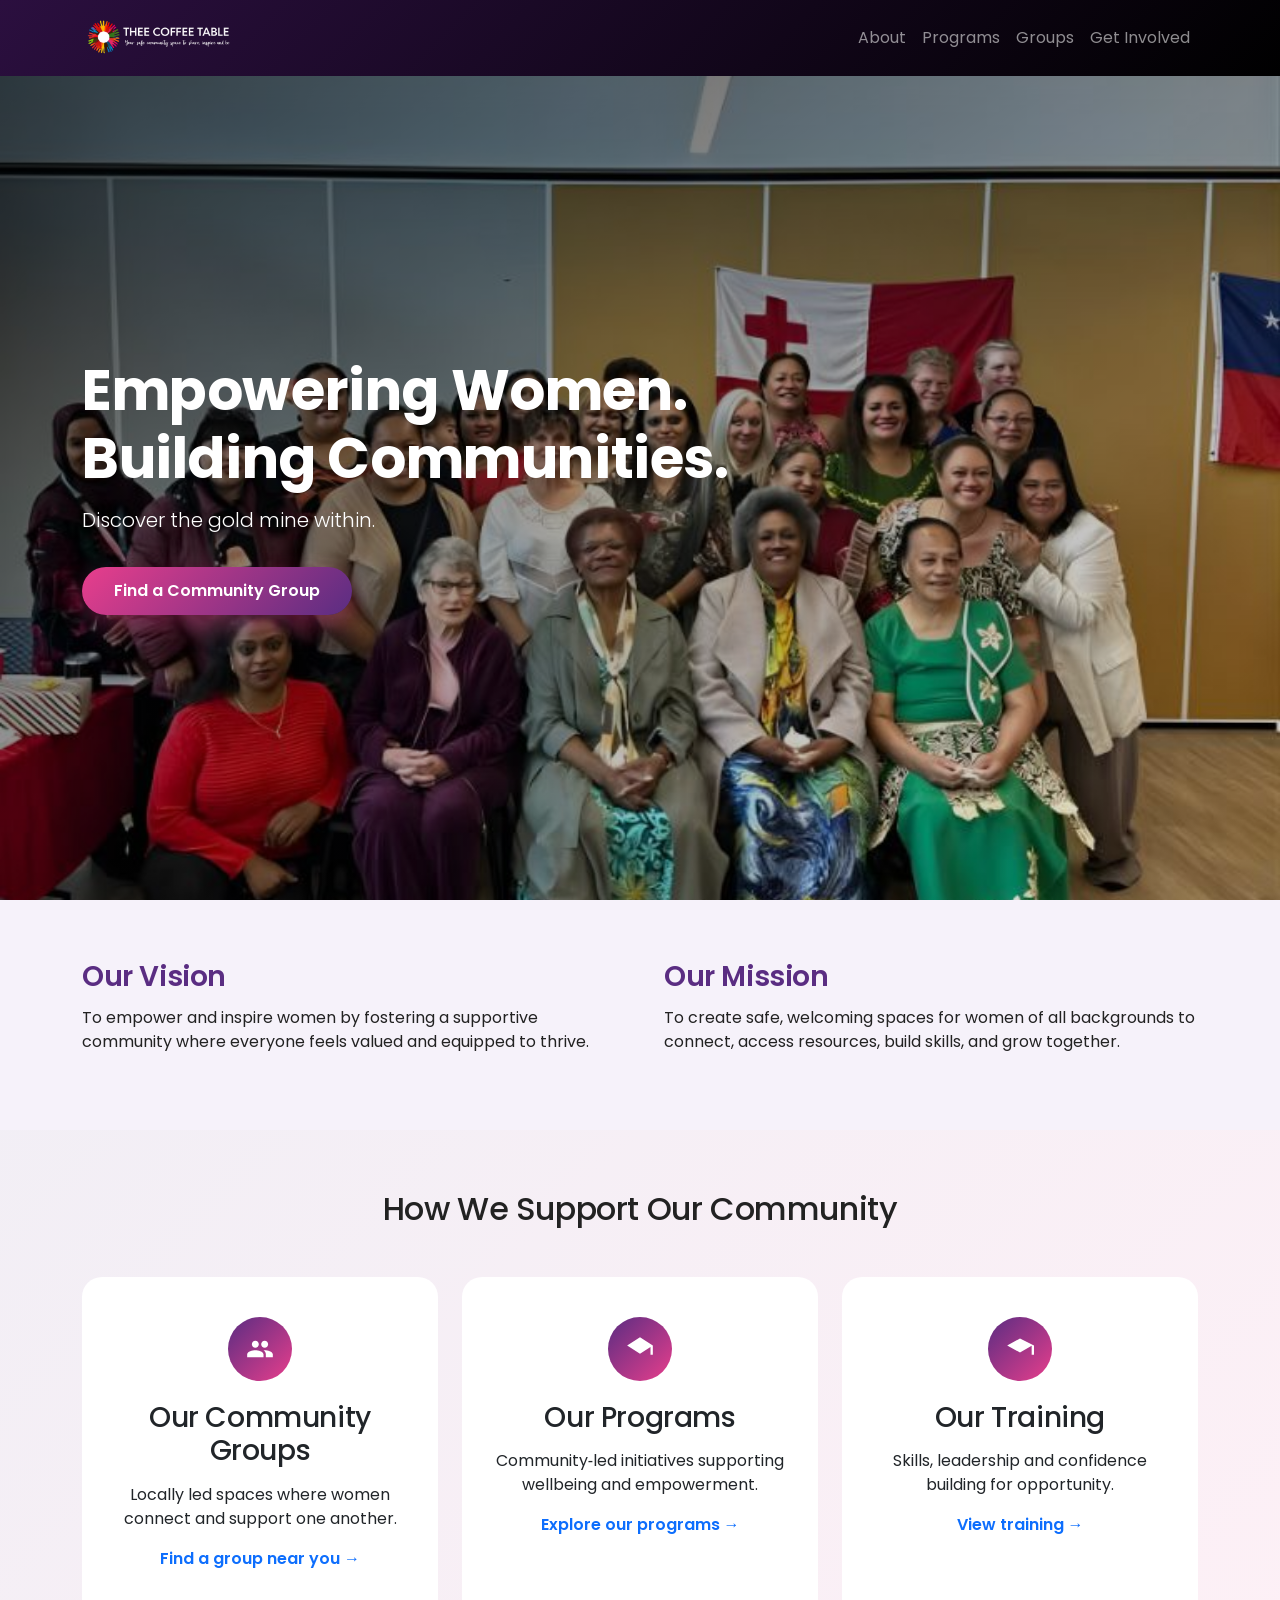
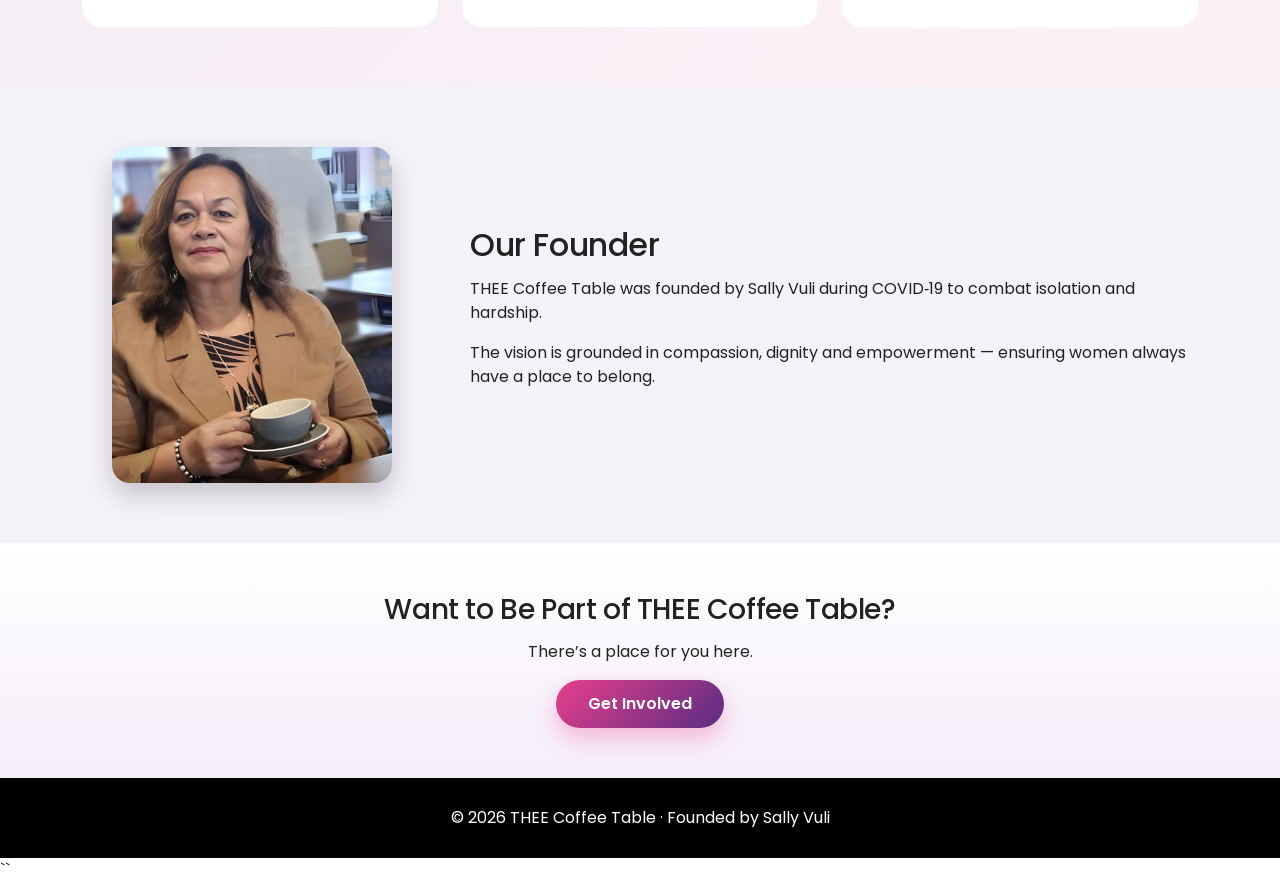
<file: index.html>
<!DOCTYPE html>
<html lang="en">
<head>
  <meta charset="UTF-8">
  <title>THEE Coffee Table</title>
  <meta name="viewport" content="width=device-width, initial-scale=1">

  <!-- Bootstrap -->
  <link rel="stylesheet" href="https://cdn.jsdelivr.net/npm/bootstrap@5.3.3/dist/css/bootstrap.min.css">

  <!-- Google Font -->
  <link rel="stylesheet" href="https://fonts.googleapis.com/css2?family=Poppins:wght@300;400;600;700&display=swap">

  <!-- Custom CSS -->
  <link rel="stylesheet" href="css/style.css">
</head>

<body>

<!-- NAVBAR -->
<nav class="navbar navbar-expand-lg fixed-top navbar-dark">
  <div class="container">
    <a class="navbar-brand" href="index.html">
      <img src="assets/TCT-Logo-Horizontal.png" alt="THEE Coffee Table">
    </a>

    <button class="navbar-toggler" type="button" data-bs-toggle="collapse" data-bs-target="#mainNav">
      <span class="navbar-toggler-icon"></span>
    </button>

    <div class="collapse navbar-collapse" id="mainNav">
      <ul class="navbar-nav ms-auto">
        <li class="nav-item"><a class="nav-link" href="about.html">About</a></li>
        <li class="nav-item"><a class="nav-link" href="programs.html">Programs</a></li>
        <li class="nav-item"><a class="nav-link" href="groups.html">Groups</a></li>
        <li class="nav-item"><a class="nav-link" href="contact.html">Get Involved</a></li>
      </ul>
    </div>
  </div>
</nav>

<!-- HERO -->
<section class="hero" style="background-image:url('assets/hero-community.jpg')">
  <div class="container hero-content">
    <h1 class="display-4 fw-bold">
      Empowering Women.<br>Building Communities.
    </h1>
    <p class="lead">Discover the gold mine within.</p>
    <a href="groups.html" class="btn btn-primary mt-3">Find a Community Group</a>
  </div>
</section>

<!-- VISION & MISSION -->
<section class="section section-soft">
  <div class="container">
    <div class="row g-5">
      <div class="col-md-6">
        <h3 class="section-title">Our Vision</h3>
        <p>To empower and inspire women by fostering a supportive community where everyone feels valued and equipped to thrive.</p>
      </div>
      <div class="col-md-6">
        <h3 class="section-title">Our Mission</h3>
        <p>To create safe, welcoming spaces for women of all backgrounds to connect, access resources, build skills, and grow together.</p>
      </div>
    </div>
  </div>
</section>

<!-- FEATURE BLOCKS -->
<section class="section feature-section">
  <div class="container">
    <h2 class="text-center mb-5">How We Support Our Community</h2>

    <div class="row g-4">

      <!-- COMMUNITY GROUPS -->
      <div class="col-md-4">
        <a href="groups.html" class="text-decoration-none text-dark">
          <div class="feature-card">
            <div class="feature-icon">
              <svg viewBox="0 0 24 24">
                <path d="M16 11c1.66 0 3-1.34 3-3S17.66 5 16 5s-3 1.34-3 3 1.34 3 3 3zm-8 0c1.66 0 3-1.34 3-3S9.66 5 8 5 5 6.34 5 8s1.34 3 3 3zm0 2c-2.33 0-7 1.17-7 3.5V19h14v-2.5C15 14.17 10.33 13 8 13zm8 0c-.29 0-.62.02-.97.05 1.16.84 1.97 1.97 1.97 3.45V19h6v-2.5C23 14.17 18.33 13 16 13z"/>
              </svg>
            </div>
            <h3>Our Community Groups</h3>
            <p>Locally led spaces where women connect and support one another.</p>
            <p class="fw-semibold text-primary">Find a group near you →</p>
          </div>
        </a>
      </div>

      <!-- PROGRAMS -->
      <div class="col-md-4">
        <a href="programs.html" class="text-decoration-none text-dark">
          <div class="feature-card">
            <div class="feature-icon">
              <svg viewBox="0 0 24 24">
                <path d="M12 2L1 9l11 7 9-5.72V17h2V9L12 2z"/>
              </svg>
            </div>
            <h3>Our Programs</h3>
            <p>Community‑led initiatives supporting wellbeing and empowerment.</p>
            <p class="fw-semibold text-primary">Explore our programs →</p>
          </div>
        </a>
      </div>

      <!-- TRAINING -->
      <div class="col-md-4">
        <a href="programs.html" class="text-decoration-none text-dark">
          <div class="feature-card">
            <div class="feature-icon">
              <svg viewBox="0 0 24 24">
                <path d="M12 3L1 9l11 6 10-5.73V17h2V9L12 3z"/>
              </svg>
            </div>
            <h3>Our Training</h3>
            <p>Skills, leadership and confidence building for opportunity.</p>
            <p class="fw-semibold text-primary">View training →</p>
          </div>
        </a>
      </div>

    </div>
  </div>
</section>

<!-- FOUNDER -->
<section class="section section-soft">
  <div class="container">
    <div class="row align-items-center g-5">
      <div class="col-md-4 text-center">
        <img src="assets/founder-sally.jpg" alt="Founder" class="founder-img">
      </div>
      <div class="col-md-8">
        <h2>Our Founder</h2>
        <p>
          THEE Coffee Table was founded by Sally Vuli during COVID‑19 to combat isolation and hardship.
        </p>
        <p>
          The vision is grounded in compassion, dignity and empowerment — ensuring women always have a place to belong.
        </p>
      </div>
    </div>
  </div>
</section>

<!-- CTA -->
<section class="section section-cta text-center">
  <div class="container">
    <h3>Want to Be Part of THEE Coffee Table?</h3>
    <p>There’s a place for you here.</p>
    <a href="contact.html" class="btn btn-primary">Get Involved</a>
  </div>
</section>

<footer class="footer">
  © 2026 THEE Coffee Table · Founded by Sally Vuli
</footer>

<script src="https://cdn.jsdelivr.net/npm/bootstrap@5.3.3/dist/js/bootstrap.bundle.min.js"></script>
</body>
</html>
``
</file>
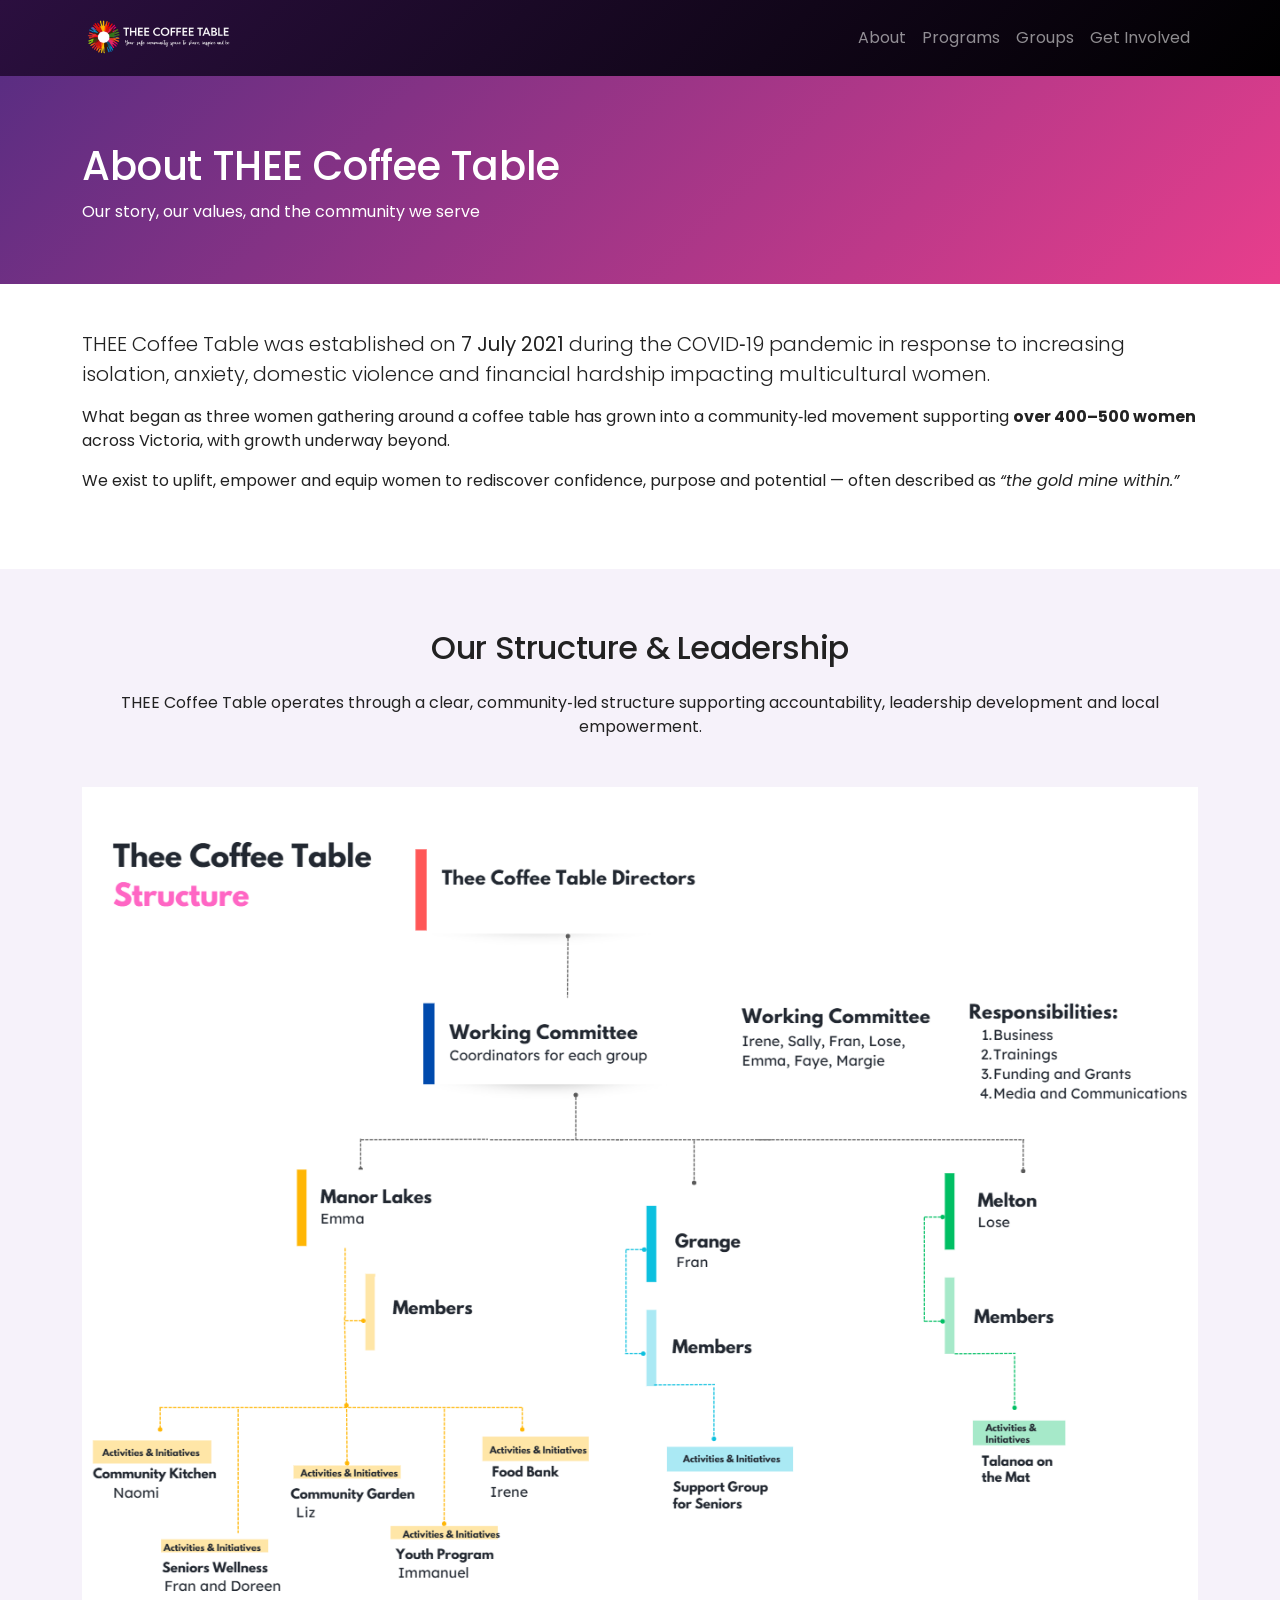
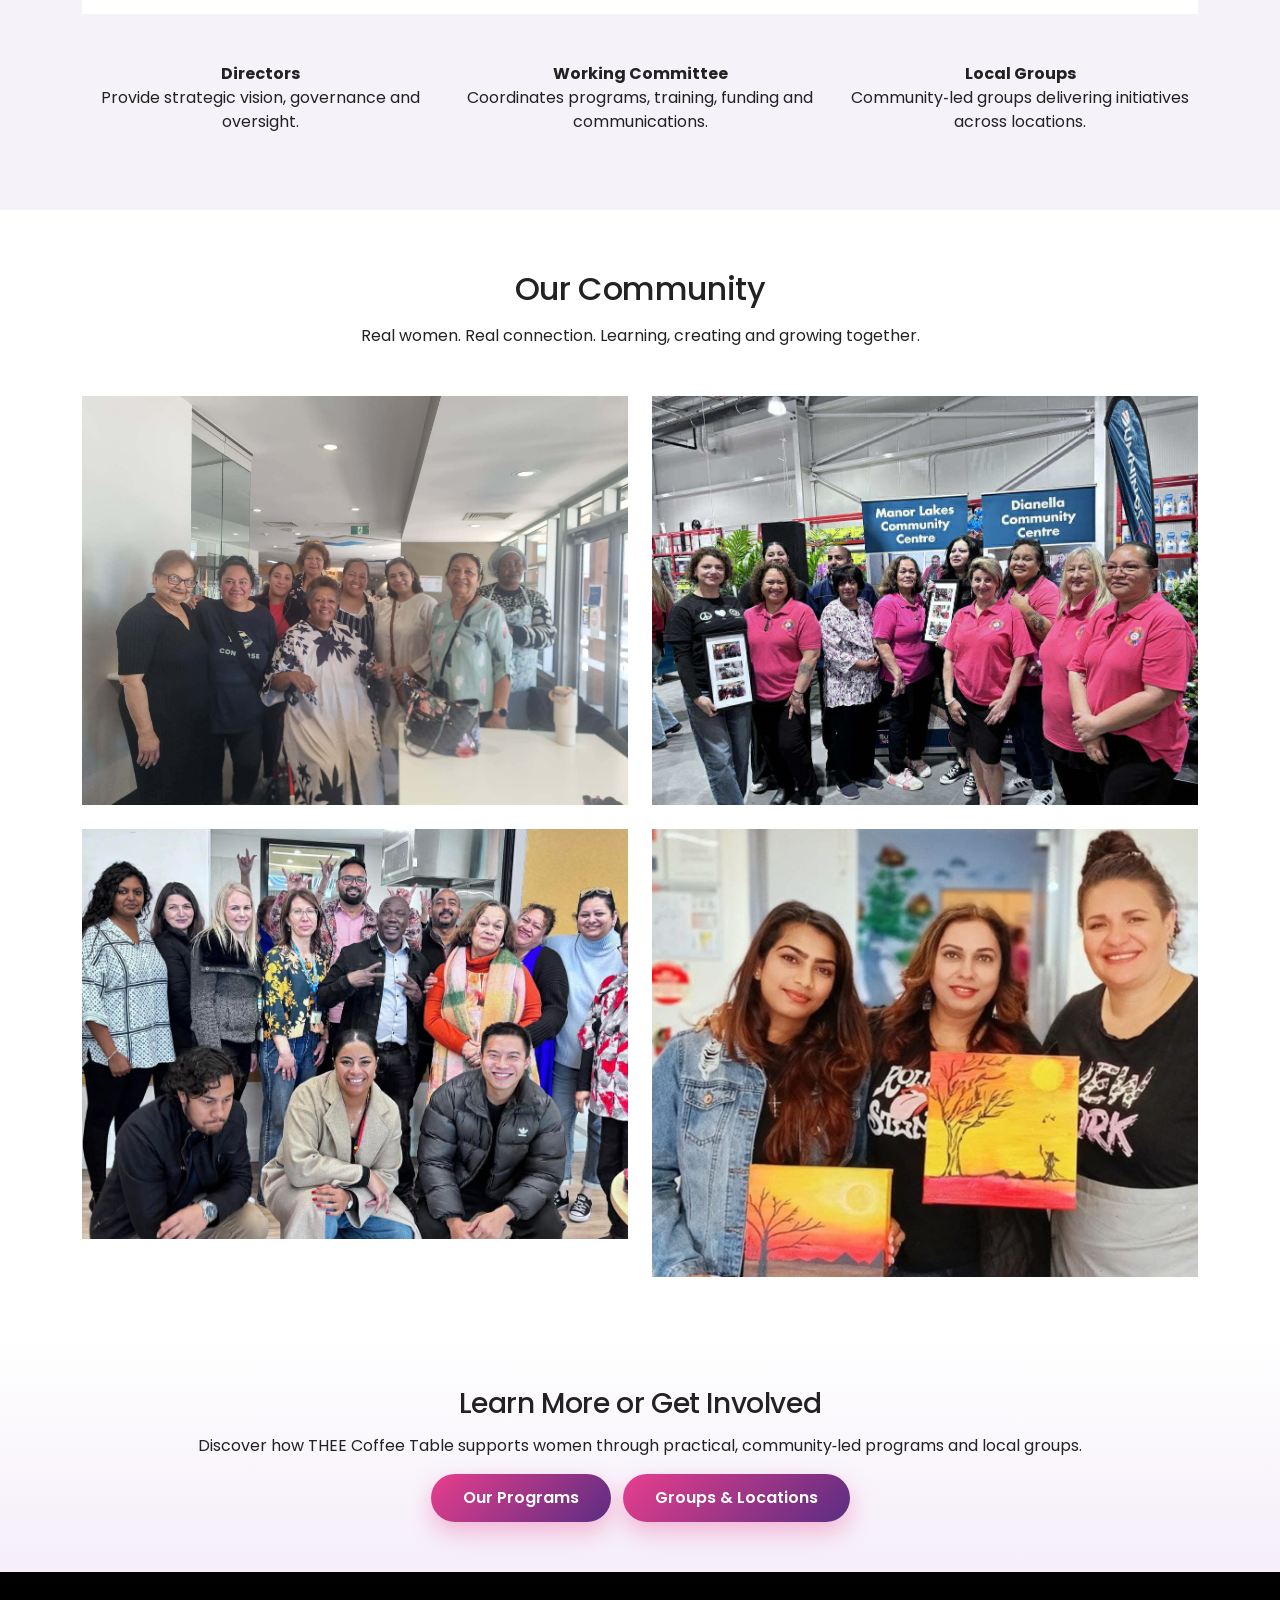
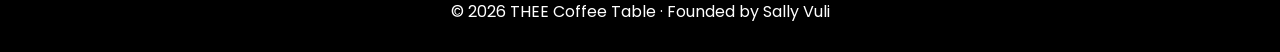
<file: about.html>
<!DOCTYPE html>
<html lang="en">
<head>
  <meta charset="UTF-8">
  <title>About Us – THEE Coffee Table</title>
  <meta name="viewport" content="width=device-width, initial-scale=1">

  <!-- Bootstrap -->
  <link href="https://cdn.jsdelivr.net/npm/bootstrap@5.3.3/dist/css/bootstrap.min.css" rel="stylesheet">

  <!-- Google Font -->
  <link href="https://fonts.googleapis.com/css2?family=Poppins:wght@300;400;600;700&display=swap" rel="stylesheet">

  <!-- Custom CSS -->
  <link rel="stylesheet" href="css/style.css">
</head>

<body>

<!-- NAVBAR -->
<nav class="navbar navbar-expand-lg fixed-top navbar-dark">
  <div class="container">
    <a class="navbar-brand" href="index.html">
      <img src="assets/TCT-Logo-Horizontal.png" alt="THEE Coffee Table">
    </a>

    <button class="navbar-toggler" type="button" data-bs-toggle="collapse" data-bs-target="#nav">
      <span class="navbar-toggler-icon"></span>
    </button>

    <div class="collapse navbar-collapse" id="nav">
      <ul class="navbar-nav ms-auto">
        <li class="nav-item"><a class="nav-link" href="about.html">About</a></li>
        <li class="nav-item"><a class="nav-link" href="programs.html">Programs</a></li>
        <li class="nav-item"><a class="nav-link" href="groups.html">Groups</a></li>
        <li class="nav-item"><a class="nav-link" href="contact.html">Get Involved</a></li>
      </ul>
    </div>
  </div>
</nav>

<!-- PAGE HEADER -->
<header class="page-header">
  <div class="container">
    <h1>About THEE Coffee Table</h1>
    <p>Our story, our values, and the community we serve</p>
  </div>
</header>

<!-- STORY -->
<section class="section section-story">
  <div class="container">
    <p class="lead">
      THEE Coffee Table was established on <strong>7 July 2021</strong> during the
      COVID‑19 pandemic in response to increasing isolation, anxiety, domestic
      violence and financial hardship impacting multicultural women.
    </p>

    <p>
      What began as three women gathering around a coffee table has grown into a
      community‑led movement supporting <strong>over 400–500 women</strong>
      across Victoria, with growth underway beyond.
    </p>

    <p>
      We exist to uplift, empower and equip women to rediscover confidence,
      purpose and potential — often described as
      <em>“the gold mine within.”</em>
    </p>
  </div>
</section>

<!-- STRUCTURE -->
<section class="section section-soft">
  <div class="container">
    <h2 class="text-center mb-4">Our Structure & Leadership</h2>

    <p class="text-center mb-5">
      THEE Coffee Table operates through a clear, community‑led structure
      supporting accountability, leadership development and local empowerment.
    </p>

    <div class="text-center mb-5">
      <img src="assets/about-structure.png" class="img-fluid" alt="THEE Coffee Table Structure">
    </div>

    <div class="row text-center">
      <div class="col-md-4">
        <strong>Directors</strong>
        <p>Provide strategic vision, governance and oversight.</p>
      </div>
      <div class="col-md-4">
        <strong>Working Committee</strong>
        <p>Coordinates programs, training, funding and communications.</p>
      </div>
      <div class="col-md-4">
        <strong>Local Groups</strong>
        <p>Community‑led groups delivering initiatives across locations.</p>
      </div>
    </div>
  </div>
</section>

<!-- COMMUNITY -->
<section class="section">
  <div class="container">
    <h2 class="text-center mb-3">Our Community</h2>
    <p class="text-center mb-5">
      Real women. Real connection. Learning, creating and growing together.
    </p>

    <div class="row g-4">
      <div class="col-md-6">
        <img src="assets/about-1.JPEG" class="img-fluid" alt="Community">
      </div>
      <div class="col-md-6">
        <img src="assets/about-2.JPG" class="img-fluid" alt="Community">
      </div>
      <div class="col-md-6">
        <img src="assets/about-3.JPG" class="img-fluid" alt="Community">
      </div>
      <div class="col-md-6">
        <img src="assets/about-4.png" class="img-fluid" alt="Community">
      </div>
    </div>
  </div>
</section>

<!-- CTA -->
<section class="section section-cta text-center">
  <div class="container">
    <h3>Learn More or Get Involved</h3>
    <p>
      Discover how THEE Coffee Table supports women through practical,
      community‑led programs and local groups.
    </p>
    <a href="programs.html" class="btn btn-primary me-2">Our Programs</a>
    <a href="groups.html" class="btn btn-primary">Groups & Locations</a>
  </div>
</section>

<!-- FOOTER -->
<footer class="footer">
  © 2026 THEE Coffee Table · Founded by Sally Vuli
</footer>

<!-- Bootstrap JS -->
<script src="https://cdn.jsdelivr.net/npm/bootstrap@5.3.3/dist/js/bootstrap.bundle.min.js"></script>

</body>
</html>
</file>
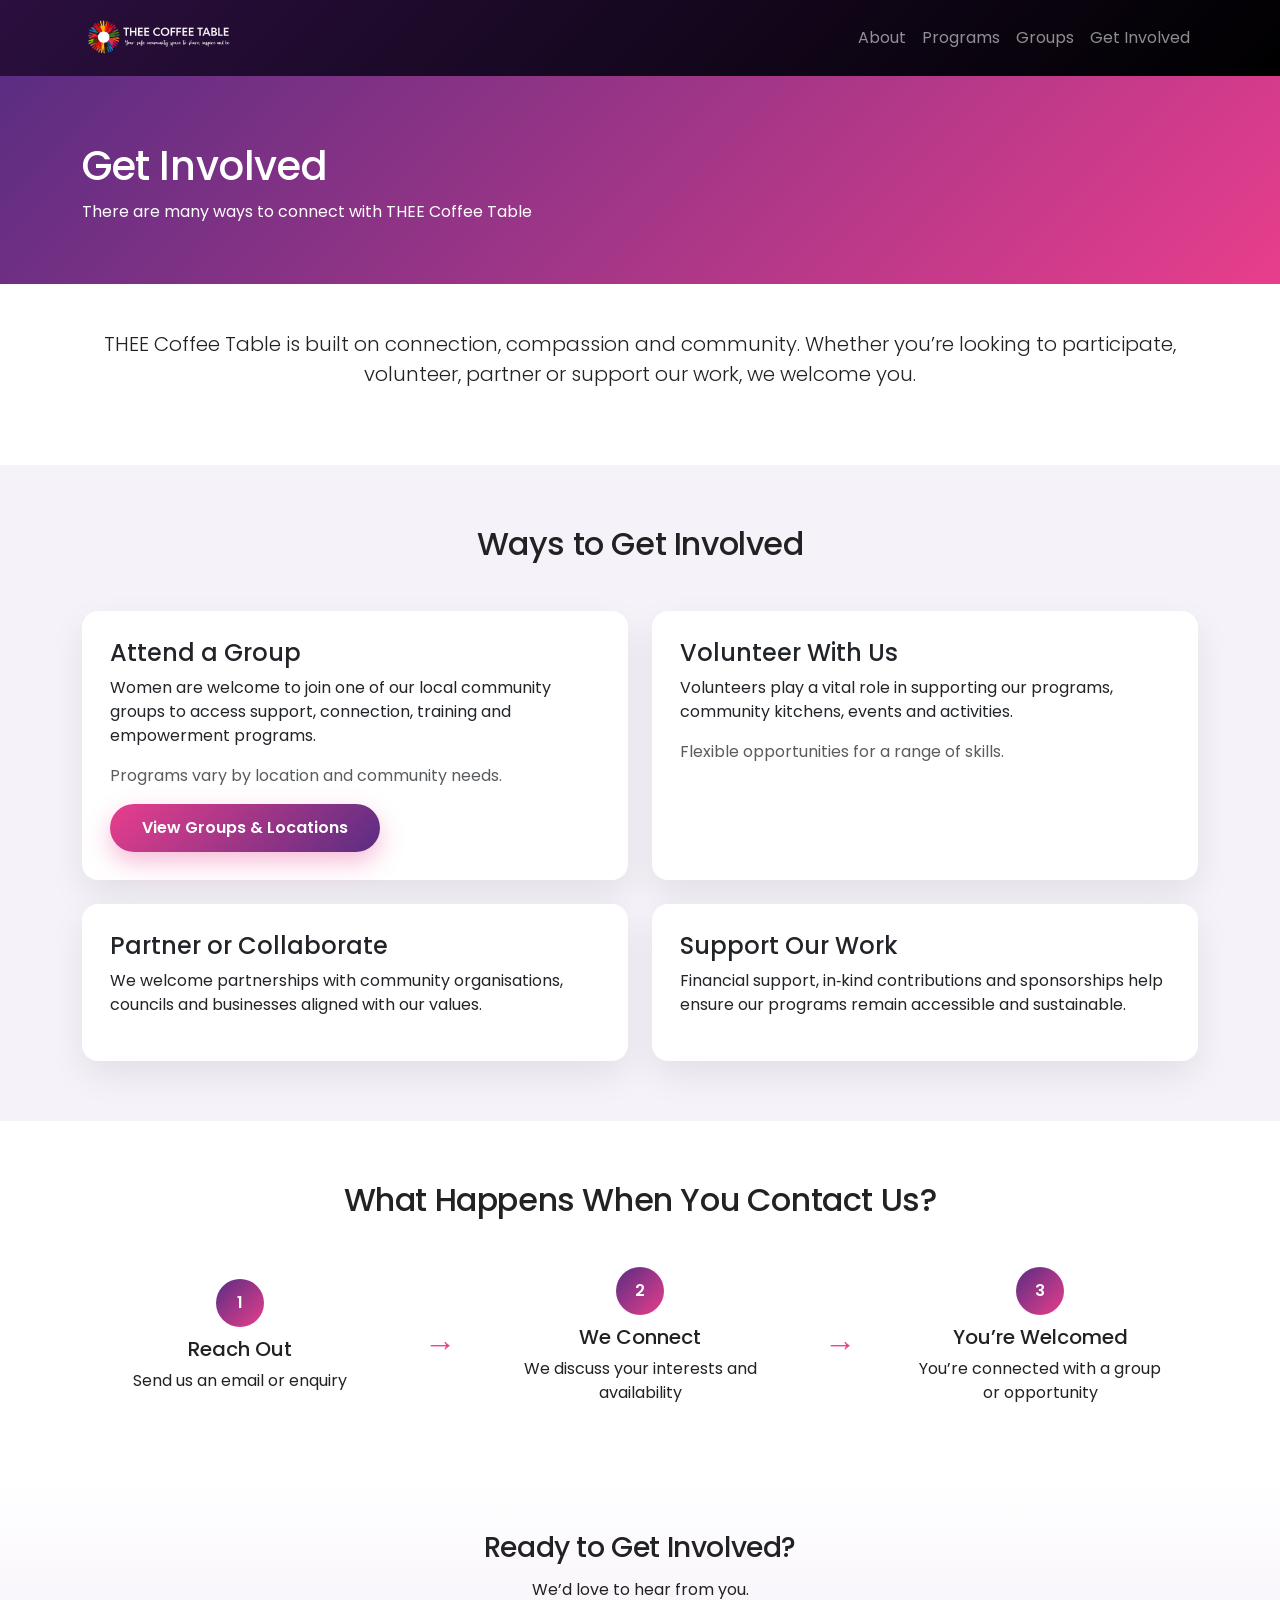
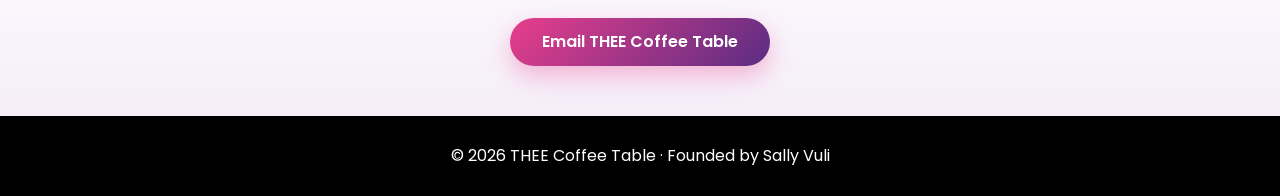
<file: contact.html>
<!DOCTYPE html>
<html lang="en">
<head>
  <meta charset="UTF-8">
  <title>Get Involved – THEE Coffee Table</title>
  <meta name="viewport" content="width=device-width, initial-scale=1">

  <!-- Bootstrap -->
  <link rel="stylesheet" href="https://cdn.jsdelivr.net/npm/bootstrap@5.3.3/dist/css/bootstrap.min.css">

  <!-- Google Fonts -->
  <link rel="stylesheet" href="https://fonts.googleapis.com/css2?family=Poppins:wght@300;400;600;700&display=swap">

  <!-- Custom CSS -->
  <link rel="stylesheet" href="css/style.css">
</head>

<body>

<!-- NAVBAR -->
<nav class="navbar navbar-expand-lg fixed-top navbar-dark">
  <div class="container">
    <a class="navbar-brand" href="index.html">
      <img src="assets/TCT-Logo-Horizontal.png" alt="THEE Coffee Table">
    </a>

    <button class="navbar-toggler" type="button" data-bs-toggle="collapse" data-bs-target="#nav">
      <span class="navbar-toggler-icon"></span>
    </button>

    <div class="collapse navbar-collapse" id="nav">
      <ul class="navbar-nav ms-auto">
        <li class="nav-item"><a class="nav-link" href="about.html">About</a></li>
        <li class="nav-item"><a class="nav-link" href="programs.html">Programs</a></li>
        <li class="nav-item"><a class="nav-link" href="groups.html">Groups</a></li>
        <li class="nav-item"><a class="nav-link" href="contact.html">Get Involved</a></li>
      </ul>
    </div>
  </div>
</nav>

<!-- PAGE HEADER -->
<header class="page-header">
  <div class="container">
    <h1>Get Involved</h1>
    <p>There are many ways to connect with THEE Coffee Table</p>
  </div>
</header>

<!-- INTRO -->
<section class="section section-story">
  <div class="container">
    <p class="lead text-center">
      THEE Coffee Table is built on connection, compassion and community.
      Whether you’re looking to participate, volunteer, partner or support
      our work, we welcome you.
    </p>
  </div>
</section>

<!-- WAYS TO GET INVOLVED -->
<section class="section section-soft">
  <div class="container">
    <h2 class="text-center mb-5">Ways to Get Involved</h2>

    <div class="row g-4">

      <div class="col-md-6">
        <div class="card h-100">
          <div class="card-body">
            <h4>Attend a Group</h4>
            <p>
              Women are welcome to join one of our local community groups
              to access support, connection, training and empowerment programs.
            </p>
            <p class="text-muted">Programs vary by location and community needs.</p>
            <a href="groups.html" class="btn btn-primary">View Groups & Locations</a>
          </div>
        </div>
      </div>

      <div class="col-md-6">
        <div class="card h-100">
          <div class="card-body">
            <h4>Volunteer With Us</h4>
            <p>
              Volunteers play a vital role in supporting our programs,
              community kitchens, events and activities.
            </p>
            <p class="text-muted">Flexible opportunities for a range of skills.</p>
          </div>
        </div>
      </div>

      <div class="col-md-6">
        <div class="card h-100">
          <div class="card-body">
            <h4>Partner or Collaborate</h4>
            <p>
              We welcome partnerships with community organisations,
              councils and businesses aligned with our values.
            </p>
          </div>
        </div>
      </div>

      <div class="col-md-6">
        <div class="card h-100">
          <div class="card-body">
            <h4>Support Our Work</h4>
            <p>
              Financial support, in‑kind contributions and sponsorships
              help ensure our programs remain accessible and sustainable.
            </p>
          </div>
        </div>
      </div>

    </div>
  </div>
</section>

<!-- STEPS WITH ARROWS -->
<section class="section">
  <div class="container">
    <h2 class="text-center mb-5">What Happens When You Contact Us?</h2>

    <div class="row align-items-center text-center justify-content-center">

      <div class="col-md-3">
        <div class="step-circle">1</div>
        <h5>Reach Out</h5>
        <p>Send us an email or enquiry</p>
      </div>

      <div class="col-md-1 d-none d-md-block step-arrow">→</div>

      <div class="col-md-3">
        <div class="step-circle">2</div>
        <h5>We Connect</h5>
        <p>We discuss your interests and availability</p>
      </div>

      <div class="col-md-1 d-none d-md-block step-arrow">→</div>

      <div class="col-md-3">
        <div class="step-circle">3</div>
        <h5>You’re Welcomed</h5>
        <p>You’re connected with a group or opportunity</p>
      </div>

    </div>
  </div>
</section>

<!-- CONTACT CTA -->
<section class="section section-cta text-center">
  <div class="container">
    <h3>Ready to Get Involved?</h3>
    <p>We’d love to hear from you.</p>
    <a href="mailto:theecoffeetable2021@gmail.com" class="btn btn-primary">
      Email THEE Coffee Table
    </a>
  </div>
</section>

<!-- FOOTER -->
<footer class="footer">
  © 2026 THEE Coffee Table · Founded by Sally Vuli
</footer>

<!-- Bootstrap JS -->
<script src="https://cdn.jsdelivr.net/npm/bootstrap@5.3.3/dist/js/bootstrap.bundle.min.js"></script>

</body>
</html>
</file>
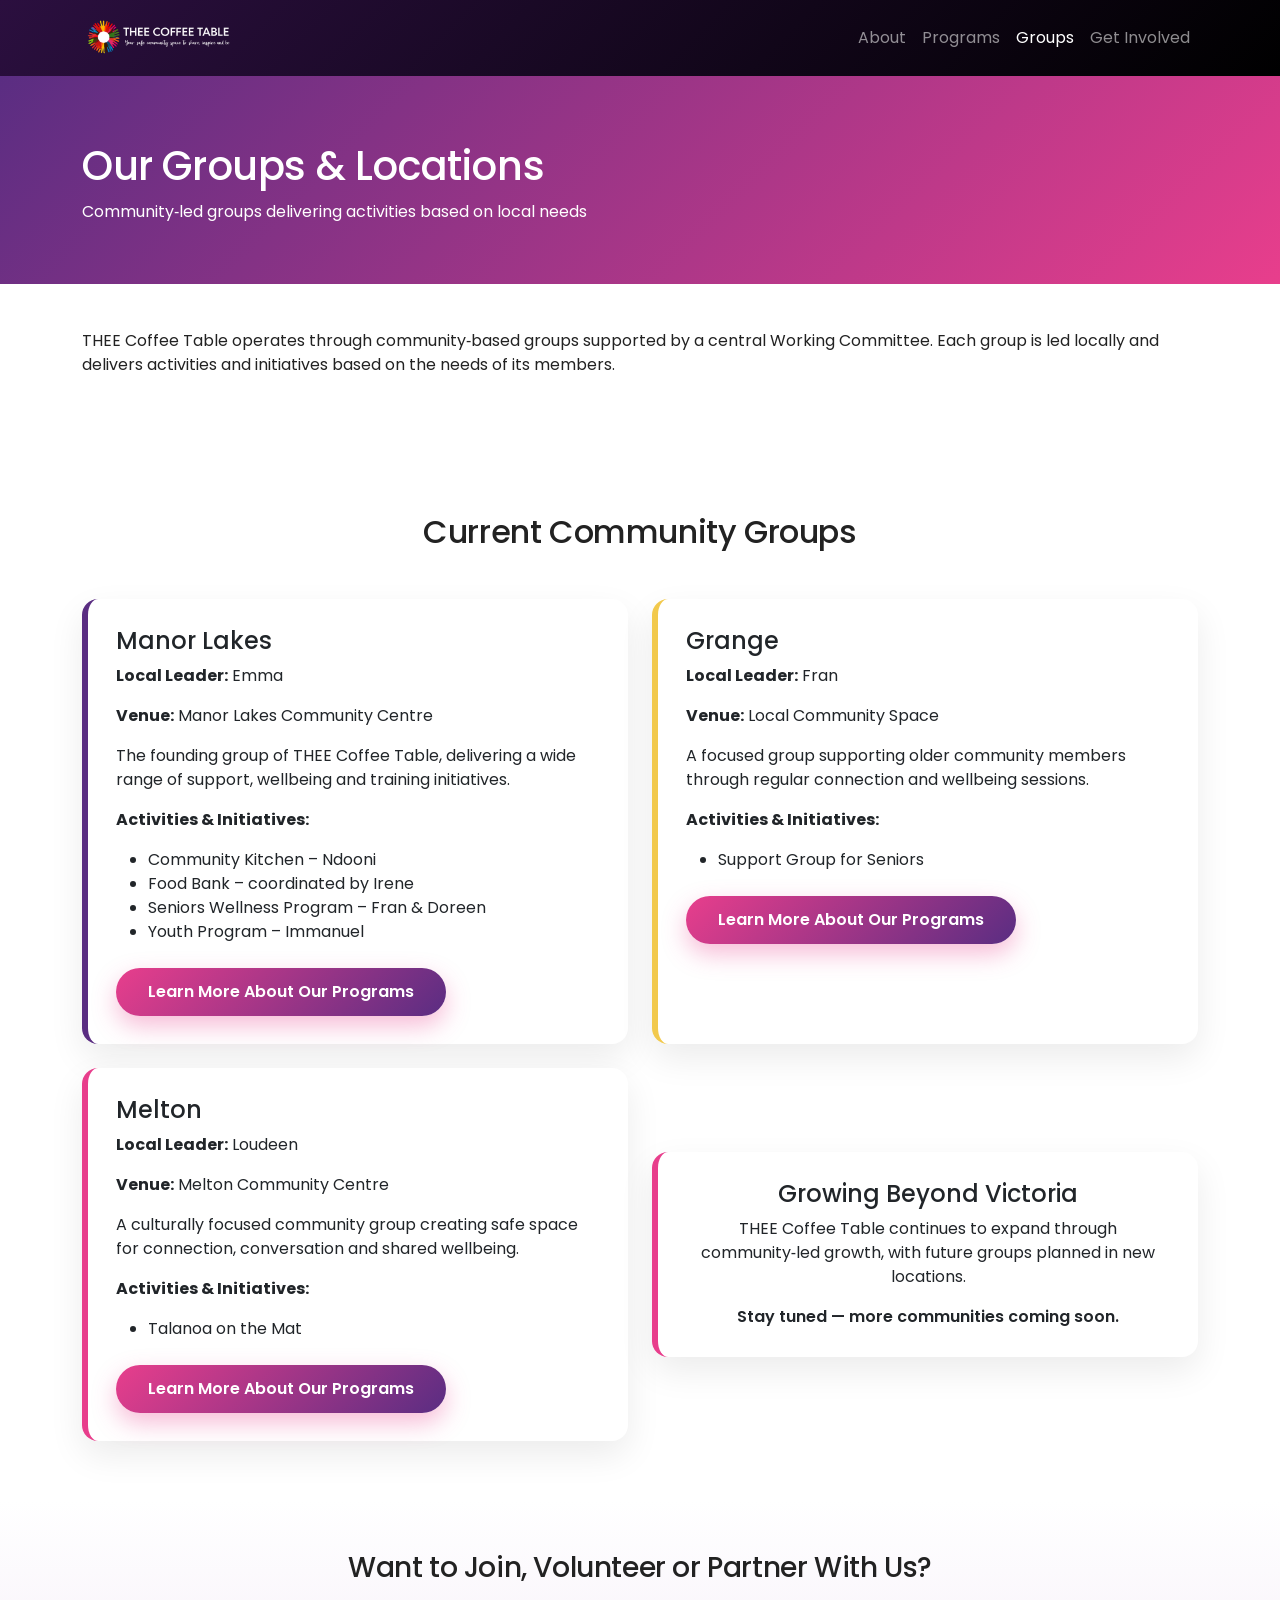
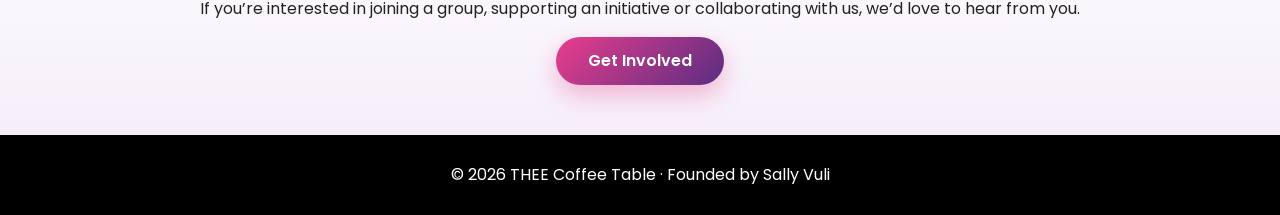
<file: groups.html>
<!DOCTYPE html>
<html lang="en">
<head>
<meta charset="UTF-8">
<title>Groups & Locations – THEE Coffee Table</title>
<meta name="viewport" content="width=device-width, initial-scale=1">

<link href="https://cdn.jsdelivr.net/npm/bootstrap@5.3.3/dist/css/bootstrap.min.css" rel="stylesheet">
<link href="https://fonts.googleapis.com/css2?family=Poppins:wght@300;400;600;700&display=swap" rel="stylesheet">
<link rel="stylesheet" href="css/style.css">
</head>

<body>

<!-- NAVBAR -->
<nav class="navbar navbar-expand-lg fixed-top navbar-dark">
  <div class="container">
    <a class="navbar-brand" href="index.html">
      <img src="assets/TCT-Logo-Horizontal.png" alt="THEE Coffee Table">
    </a>
    <button class="navbar-toggler" data-bs-toggle="collapse" data-bs-target="#nav">
      <span class="navbar-toggler-icon"></span>
    </button>
    <div class="collapse navbar-collapse" id="nav">
      <ul class="navbar-nav ms-auto">
        <li class="nav-item"><a class="nav-link" href="about.html">About</a></li>
        <li class="nav-item"><a class="nav-link" href="programs.html">Programs</a></li>
        <li class="nav-item"><a class="nav-link active" href="groups.html">Groups</a></li>
        <li class="nav-item"><a class="nav-link" href="contact.html">Get Involved</a></li>
      </ul>
    </div>
  </div>
</nav>

<!-- SUBPAGE HEADER (RESTORED – THIS FIXES THE EMPTY SPACE) -->
<header class="page-header">
  <div class="container">
    <h1>Our Groups & Locations</h1>
    <p>Community‑led groups delivering activities based on local needs</p>
  </div>
</header>

<!-- INTRO -->
<section class="section section-story">
  <div class="container">
    <p>
      THEE Coffee Table operates through community‑based groups supported by a
      central Working Committee. Each group is led locally and delivers activities
      and initiatives based on the needs of its members.
    </p>
  </div>
</section>

<!-- GROUPS -->
<section class="section">
  <div class="container">

    <h2 class="text-center mb-5">Current Community Groups</h2>

    <div class="row g-4">

      <!-- Manor Lakes -->
      <div class="col-md-6">
        <div class="card h-100" style="border-left:6px solid #5a2d82;">
          <div class="card-body">
            <h4>Manor Lakes</h4>
            <p><strong>Local Leader:</strong> Emma</p>
            <p><strong>Venue:</strong> Manor Lakes Community Centre</p>

            <p>
              The founding group of THEE Coffee Table, delivering a wide range of
              support, wellbeing and training initiatives.
            </p>

            <p><strong>Activities & Initiatives:</strong></p>
            <ul>
              <li>Community Kitchen – Ndooni</li>
              <li>Food Bank – coordinated by Irene</li>
              <li>Seniors Wellness Program – Fran & Doreen</li>
              <li>Youth Program – Immanuel</li>
            </ul>

            <a href="programs.html" class="btn btn-primary mt-2">
              Learn More About Our Programs
            </a>
          </div>
        </div>
      </div>

      <!-- Grange -->
      <div class="col-md-6">
        <div class="card h-100" style="border-left:6px solid #f2c94c;">
          <div class="card-body">
            <h4>Grange</h4>
            <p><strong>Local Leader:</strong> Fran</p>
            <p><strong>Venue:</strong> Local Community Space</p>

            <p>
              A focused group supporting older community members through regular
              connection and wellbeing sessions.
            </p>

            <p><strong>Activities & Initiatives:</strong></p>
            <ul>
              <li>Support Group for Seniors</li>
            </ul>

            <a href="programs.html" class="btn btn-primary mt-2">
              Learn More About Our Programs
            </a>
          </div>
        </div>
      </div>

      <!-- Melton -->
      <div class="col-md-6">
        <div class="card h-100" style="border-left:6px solid #e83e8c;">
          <div class="card-body">
            <h4>Melton</h4>
            <p><strong>Local Leader:</strong> Loudeen</p>
            <p><strong>Venue:</strong> Melton Community Centre</p>

            <p>
              A culturally focused community group creating safe space for
              connection, conversation and shared wellbeing.
            </p>

            <p><strong>Activities & Initiatives:</strong></p>
            <ul>
              <li>Talanoa on the Mat</li>
            </ul>

            <a href="programs.html" class="btn btn-primary mt-2">
              Learn More About Our Programs
            </a>
          </div>
        </div>
      </div>

      <!-- GROWING BEYOND VICTORIA (FILLS THE EMPTY SPACE) -->
      <div class="col-md-6 d-flex align-items-center">
        <div class="card w-100 text-center" style="border-left:6px solid #e83e8c;">
          <div class="card-body">
            <h4>Growing Beyond Victoria</h4>
            <p>
              THEE Coffee Table continues to expand through community‑led growth,
              with future groups planned in new locations.
            </p>
            <p class="fw-semibold mb-0">
              Stay tuned — more communities coming soon.
            </p>
          </div>
        </div>
      </div>

    </div>
  </div>
</section>

<!-- CTA -->
<section class="section section-cta text-center">
  <div class="container">
    <h3>Want to Join, Volunteer or Partner With Us?</h3>
    <p>
      If you’re interested in joining a group, supporting an initiative
      or collaborating with us, we’d love to hear from you.
    </p>
    <a href="contact.html" class="btn btn-primary">
      Get Involved
    </a>
  </div>
</section>

<!-- FOOTER -->
<footer class="footer">
  © 2026 THEE Coffee Table · Founded by Sally Vuli
</footer>

<script src="https://cdn.jsdelivr.net/npm/bootstrap@5.3.3/dist/js/bootstrap.bundle.min.js"></script>
</body>
</html>
</file>
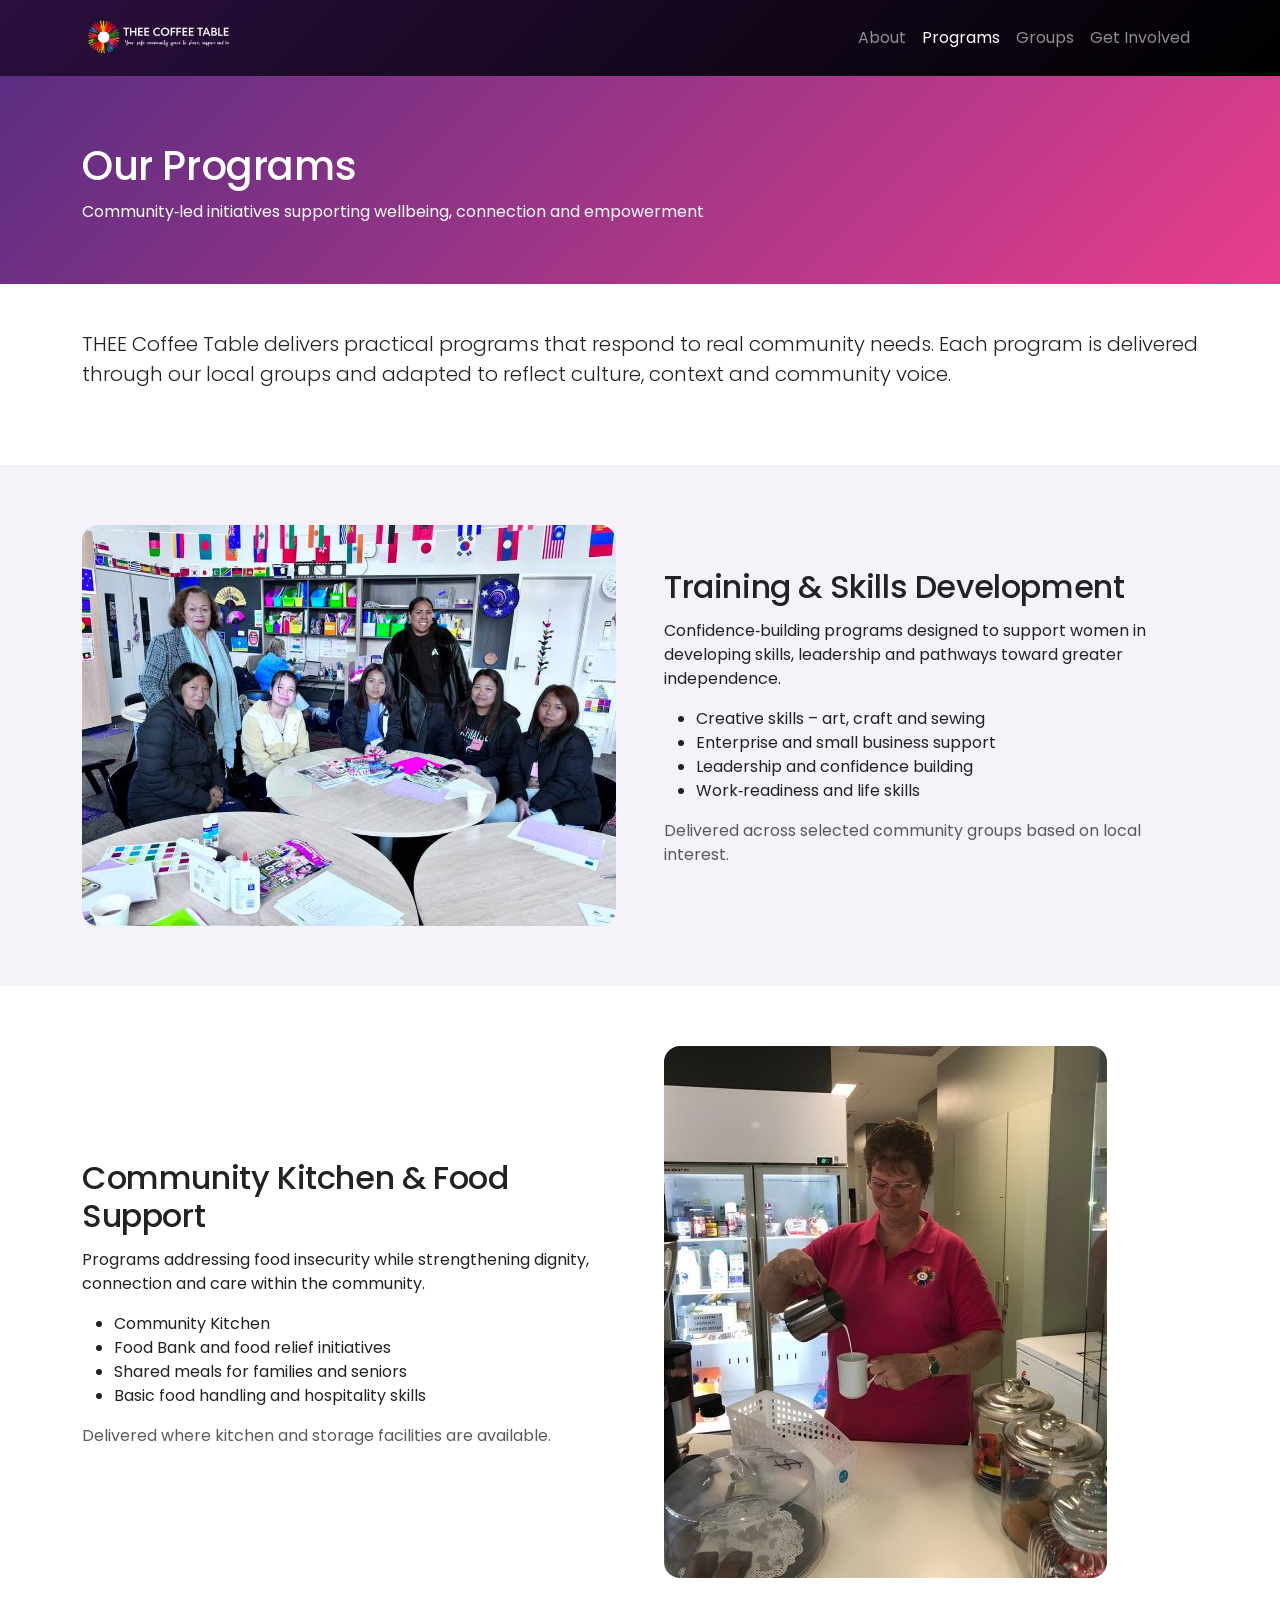
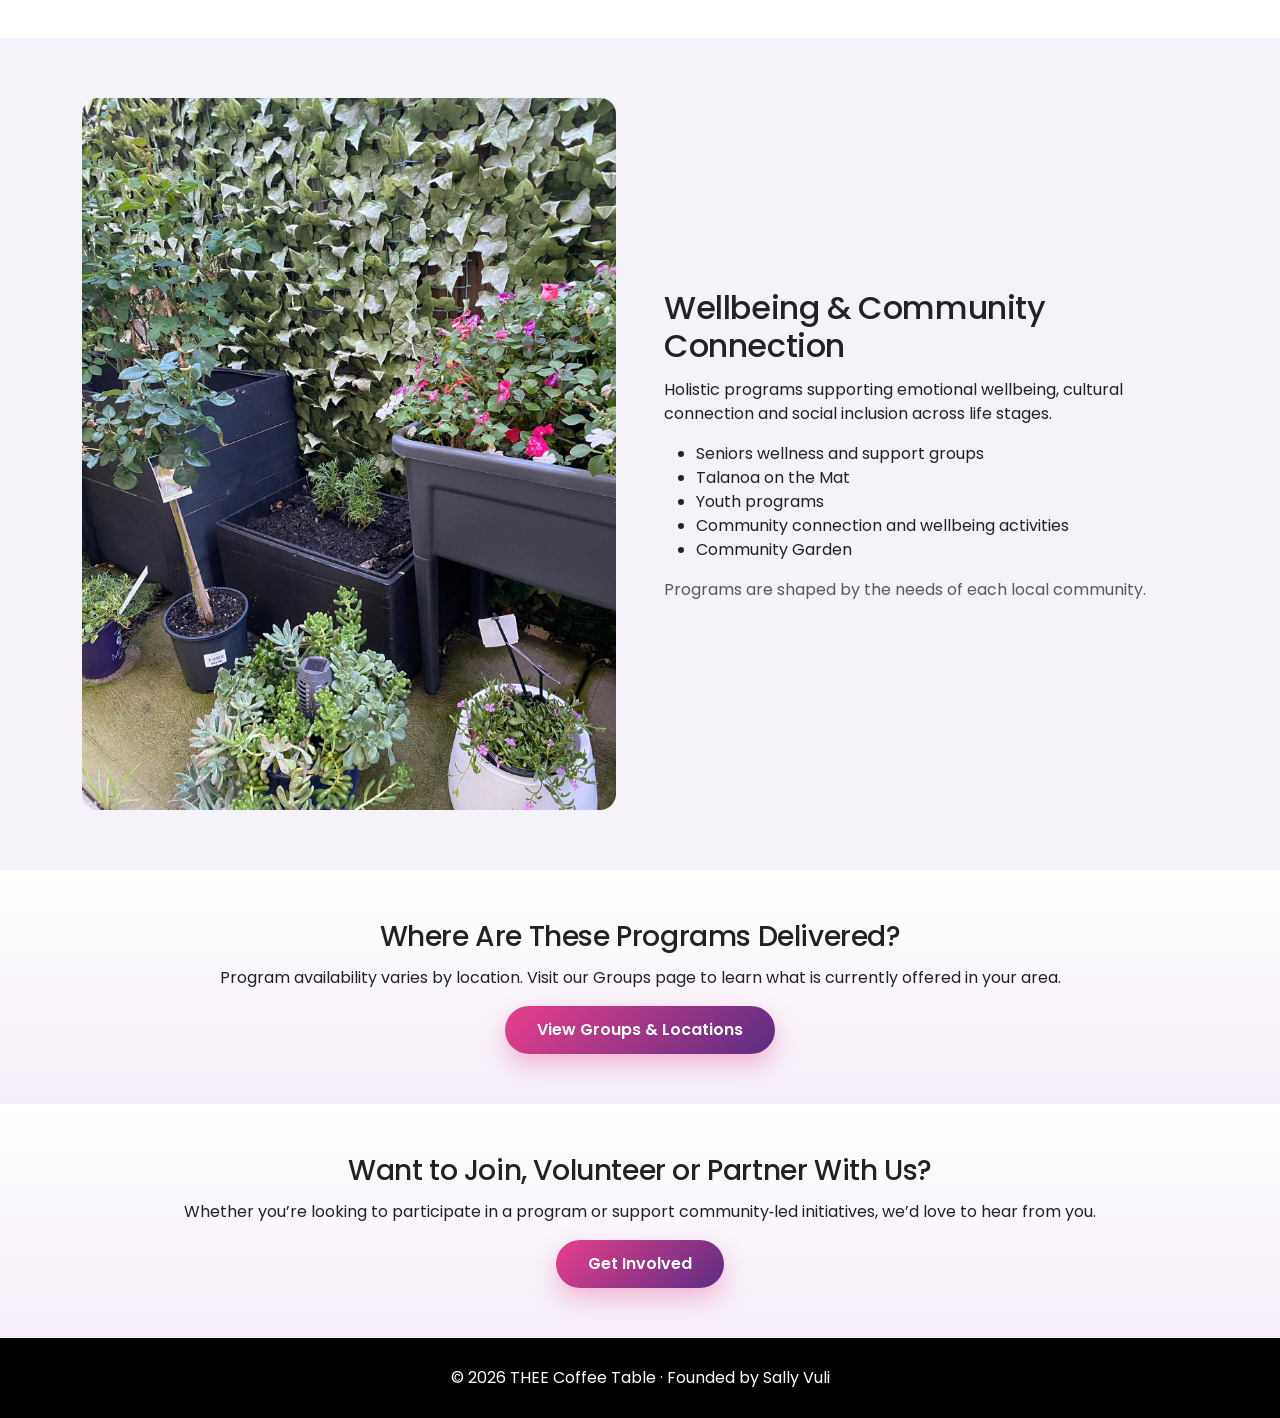
<file: programs.html>
<!DOCTYPE html>
<html lang="en">
<head>
<meta charset="UTF-8">
<title>Our Programs – THEE Coffee Table</title>
<meta name="viewport" content="width=device-width, initial-scale=1">

<link href="https://cdn.jsdelivr.net/npm/bootstrap@5.3.3/dist/css/bootstrap.min.css" rel="stylesheet">
<link href="https://fonts.googleapis.com/css2?family=Poppins:wght@300;400;600;700&display=swap" rel="stylesheet">
<link rel="stylesheet" href="css/style.css">
</head>

<body>

<!-- NAVBAR -->
<nav class="navbar navbar-expand-lg fixed-top navbar-dark">
  <div class="container">
    <a class="navbar-brand" href="index.html">
      <img src="assets/TCT-Logo-Horizontal.png" alt="THEE Coffee Table">
    </a>
    <button class="navbar-toggler" data-bs-toggle="collapse" data-bs-target="#nav">
      <span class="navbar-toggler-icon"></span>
    </button>
    <div class="collapse navbar-collapse" id="nav">
      <ul class="navbar-nav ms-auto">
        <li class="nav-item"><a class="nav-link" href="about.html">About</a></li>
        <li class="nav-item"><a class="nav-link active" href="programs.html">Programs</a></li>
        <li class="nav-item"><a class="nav-link" href="groups.html">Groups</a></li>
        <li class="nav-item"><a class="nav-link" href="contact.html">Get Involved</a></li>
      </ul>
    </div>
  </div>
</nav>

<!-- PAGE HEADER -->
<header class="page-header">
  <div class="container">
    <h1>Our Programs</h1>
    <p>Community‑led initiatives supporting wellbeing, connection and empowerment</p>
  </div>
</header>

<!-- INTRO -->
<section class="section section-story">
  <div class="container">
    <p class="lead">
      THEE Coffee Table delivers practical programs that respond to real community
      needs. Each program is delivered through our local groups and adapted to
      reflect culture, context and community voice.
    </p>
  </div>
</section>

<!-- PROGRAM: TRAINING & SKILLS -->
<section class="section section-soft">
  <div class="container">
    <div class="row align-items-center g-5">

      <div class="col-md-6">
        <img src="assets/program-training.JPG" class="img-fluid rounded-4" alt="Training and Skills">
      </div>

      <div class="col-md-6">
        <h2>Training & Skills Development</h2>
        <p>
          Confidence‑building programs designed to support women in developing
          skills, leadership and pathways toward greater independence.
        </p>
        <ul>
          <li>Creative skills – art, craft and sewing</li>
          <li>Enterprise and small business support</li>
          <li>Leadership and confidence building</li>
          <li>Work‑readiness and life skills</li>
        </ul>
        <p class="text-muted">
          Delivered across selected community groups based on local interest.
        </p>
      </div>

    </div>
  </div>
</section>

<!-- PROGRAM: COMMUNITY KITCHEN -->
<section class="section">
  <div class="container">
    <div class="row align-items-center g-5 flex-md-row-reverse">

      <div class="col-md-6">
        <img src="assets/program-kitchen.jpg" class="img-fluid rounded-4" alt="Community Kitchen">
      </div>

      <div class="col-md-6">
        <h2>Community Kitchen & Food Support</h2>
        <p>
          Programs addressing food insecurity while strengthening dignity,
          connection and care within the community.
        </p>
        <ul>
          <li>Community Kitchen</li>
          <li>Food Bank and food relief initiatives</li>
          <li>Shared meals for families and seniors</li>
          <li>Basic food handling and hospitality skills</li>
        </ul>
        <p class="text-muted">
          Delivered where kitchen and storage facilities are available.
        </p>
      </div>

    </div>
  </div>
</section>

<!-- PROGRAM: WELLBEING -->
<section class="section section-soft">
  <div class="container">
    <div class="row align-items-center g-5">

      <div class="col-md-6">
        <img src="assets/program-garden.JPEG" class="img-fluid rounded-4" alt="Wellbeing Programs">
      </div>

      <div class="col-md-6">
        <h2>Wellbeing & Community Connection</h2>
        <p>
          Holistic programs supporting emotional wellbeing, cultural connection
          and social inclusion across life stages.
        </p>
        <ul>
          <li>Seniors wellness and support groups</li>
          <li>Talanoa on the Mat</li>
          <li>Youth programs</li>
          <li>Community connection and wellbeing activities</li>
          <li>Community Garden</li>
        </ul>
        <p class="text-muted">
          Programs are shaped by the needs of each local community.
        </p>
      </div>

    </div>
  </div>
</section>

<!-- LINK TO GROUPS -->
<section class="section section-cta text-center">
  <div class="container">
    <h3>Where Are These Programs Delivered?</h3>
    <p>
      Program availability varies by location. Visit our Groups page to learn
      what is currently offered in your area.
    </p>
    <a href="groups.html" class="btn btn-primary">
      View Groups & Locations
    </a>
  </div>
</section>

<!-- FINAL CTA -->
<section class="section section-cta text-center">
  <div class="container">
    <h3>Want to Join, Volunteer or Partner With Us?</h3>
    <p>
      Whether you’re looking to participate in a program or support
      community‑led initiatives, we’d love to hear from you.
    </p>
    <a href="contact.html" class="btn btn-primary">
      Get Involved
    </a>
  </div>
</section>

<!-- FOOTER -->
<footer class="footer">
  © 2026 THEE Coffee Table · Founded by Sally Vuli
</footer>

<script src="https://cdn.jsdelivr.net/npm/bootstrap@5.3.3/dist/js/bootstrap.bundle.min.js"></script>
</body>
</html>
</file>
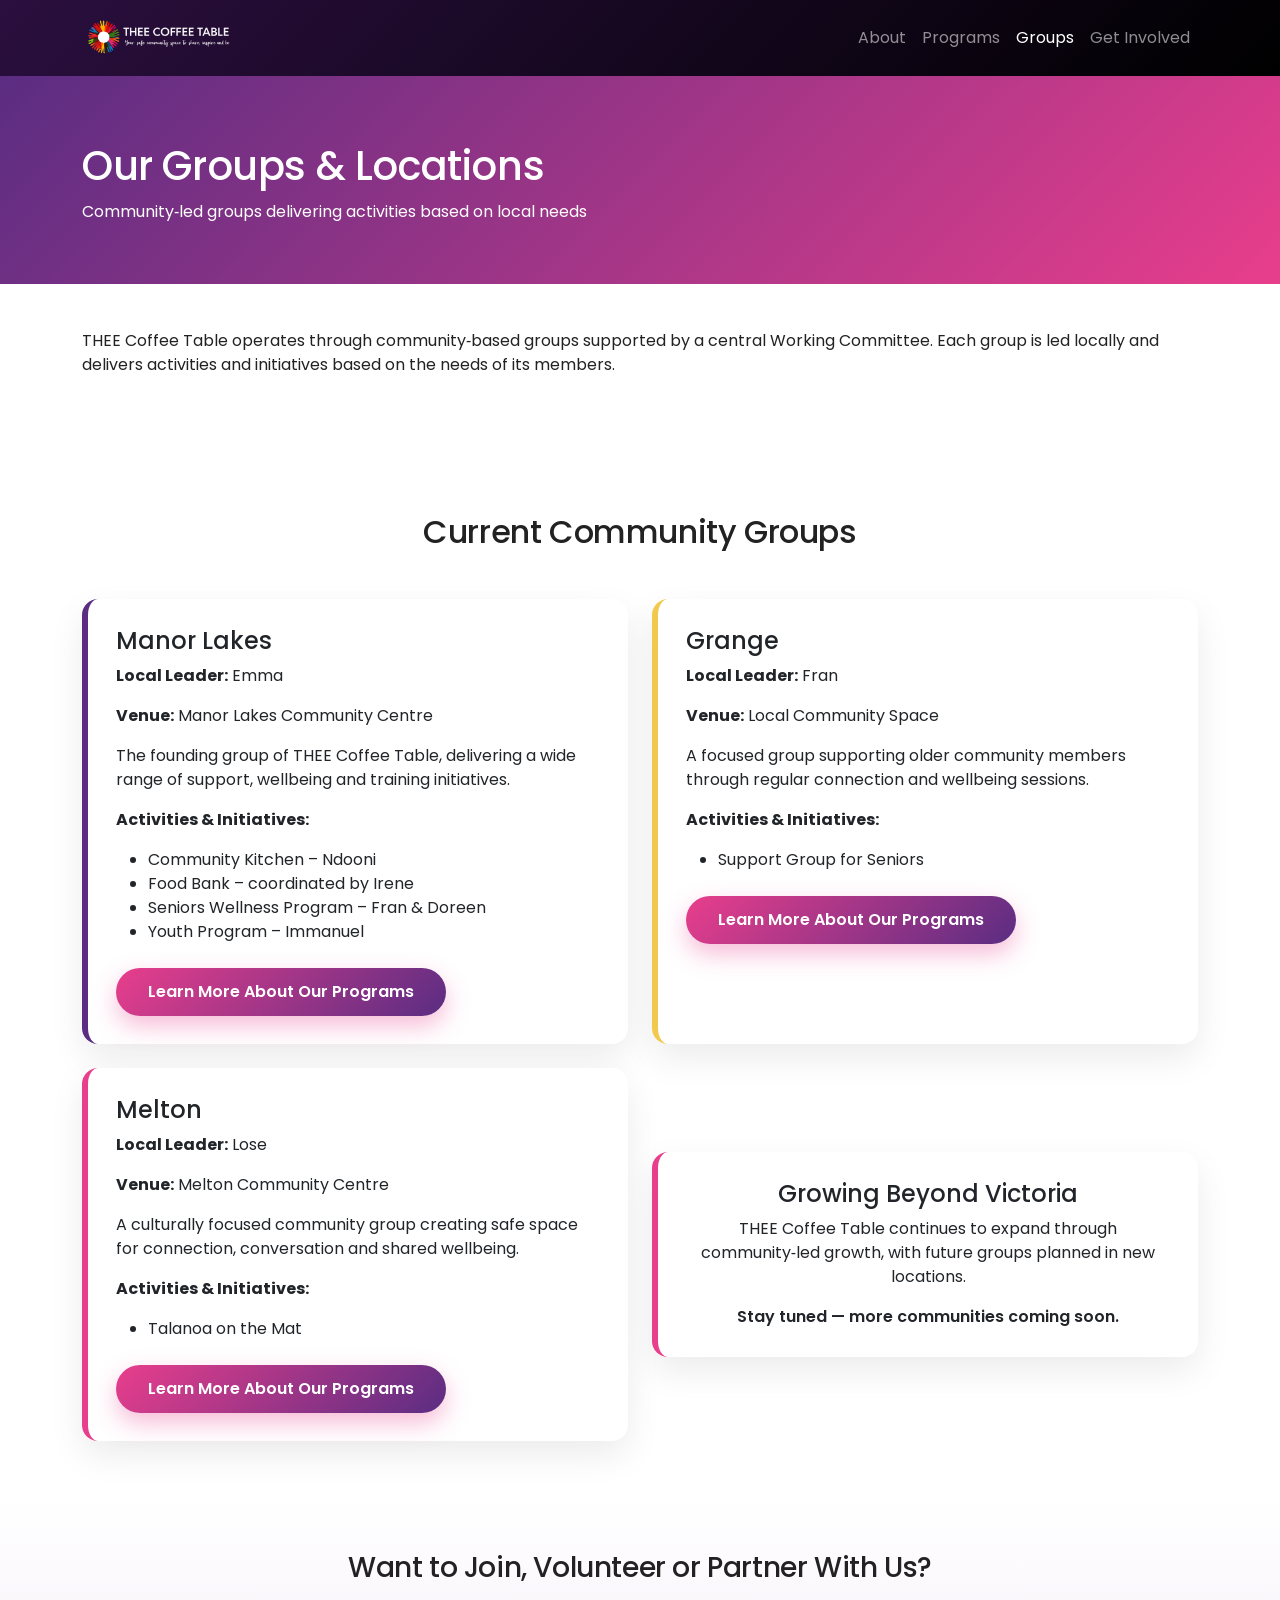
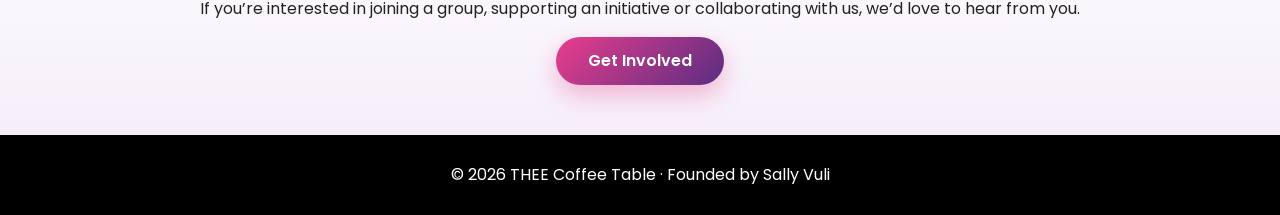
<file: Thee Coffee Table/groups.html>
<!DOCTYPE html>
<html lang="en">
<head>
<meta charset="UTF-8">
<title>Groups & Locations – THEE Coffee Table</title>
<meta name="viewport" content="width=device-width, initial-scale=1">

<link href="https://cdn.jsdelivr.net/npm/bootstrap@5.3.3/dist/css/bootstrap.min.css" rel="stylesheet">
<link href="https://fonts.googleapis.com/css2?family=Poppins:wght@300;400;600;700&display=swap" rel="stylesheet">
<link rel="stylesheet" href="css/style.css">
</head>

<body>

<!-- NAVBAR -->
<nav class="navbar navbar-expand-lg fixed-top navbar-dark">
  <div class="container">
    <a class="navbar-brand" href="index.html">
      <img src="assets/TCT-Logo-Horizontal.png" alt="THEE Coffee Table">
    </a>
    <button class="navbar-toggler" data-bs-toggle="collapse" data-bs-target="#nav">
      <span class="navbar-toggler-icon"></span>
    </button>
    <div class="collapse navbar-collapse" id="nav">
      <ul class="navbar-nav ms-auto">
        <li class="nav-item"><a class="nav-link" href="about.html">About</a></li>
        <li class="nav-item"><a class="nav-link" href="programs.html">Programs</a></li>
        <li class="nav-item"><a class="nav-link active" href="groups.html">Groups</a></li>
        <li class="nav-item"><a class="nav-link" href="contact.html">Get Involved</a></li>
      </ul>
    </div>
  </div>
</nav>

<!-- SUBPAGE HEADER (RESTORED – THIS FIXES THE EMPTY SPACE) -->
<header class="page-header">
  <div class="container">
    <h1>Our Groups & Locations</h1>
    <p>Community‑led groups delivering activities based on local needs</p>
  </div>
</header>

<!-- INTRO -->
<section class="section section-story">
  <div class="container">
    <p>
      THEE Coffee Table operates through community‑based groups supported by a
      central Working Committee. Each group is led locally and delivers activities
      and initiatives based on the needs of its members.
    </p>
  </div>
</section>

<!-- GROUPS -->
<section class="section">
  <div class="container">

    <h2 class="text-center mb-5">Current Community Groups</h2>

    <div class="row g-4">

      <!-- Manor Lakes -->
      <div class="col-md-6">
        <div class="card h-100" style="border-left:6px solid #5a2d82;">
          <div class="card-body">
            <h4>Manor Lakes</h4>
            <p><strong>Local Leader:</strong> Emma</p>
            <p><strong>Venue:</strong> Manor Lakes Community Centre</p>

            <p>
              The founding group of THEE Coffee Table, delivering a wide range of
              support, wellbeing and training initiatives.
            </p>

            <p><strong>Activities & Initiatives:</strong></p>
            <ul>
              <li>Community Kitchen – Ndooni</li>
              <li>Food Bank – coordinated by Irene</li>
              <li>Seniors Wellness Program – Fran & Doreen</li>
              <li>Youth Program – Immanuel</li>
            </ul>

            <a href="programs.html" class="btn btn-primary mt-2">
              Learn More About Our Programs
            </a>
          </div>
        </div>
      </div>

      <!-- Grange -->
      <div class="col-md-6">
        <div class="card h-100" style="border-left:6px solid #f2c94c;">
          <div class="card-body">
            <h4>Grange</h4>
            <p><strong>Local Leader:</strong> Fran</p>
            <p><strong>Venue:</strong> Local Community Space</p>

            <p>
              A focused group supporting older community members through regular
              connection and wellbeing sessions.
            </p>

            <p><strong>Activities & Initiatives:</strong></p>
            <ul>
              <li>Support Group for Seniors</li>
            </ul>

            <a href="programs.html" class="btn btn-primary mt-2">
              Learn More About Our Programs
            </a>
          </div>
        </div>
      </div>

      <!-- Melton -->
      <div class="col-md-6">
        <div class="card h-100" style="border-left:6px solid #e83e8c;">
          <div class="card-body">
            <h4>Melton</h4>
            <p><strong>Local Leader:</strong> Lose</p>
            <p><strong>Venue:</strong> Melton Community Centre</p>

            <p>
              A culturally focused community group creating safe space for
              connection, conversation and shared wellbeing.
            </p>

            <p><strong>Activities & Initiatives:</strong></p>
            <ul>
              <li>Talanoa on the Mat</li>
            </ul>

            <a href="programs.html" class="btn btn-primary mt-2">
              Learn More About Our Programs
            </a>
          </div>
        </div>
      </div>

      <!-- GROWING BEYOND VICTORIA (FILLS THE EMPTY SPACE) -->
      <div class="col-md-6 d-flex align-items-center">
        <div class="card w-100 text-center" style="border-left:6px solid #e83e8c;">
          <div class="card-body">
            <h4>Growing Beyond Victoria</h4>
            <p>
              THEE Coffee Table continues to expand through community‑led growth,
              with future groups planned in new locations.
            </p>
            <p class="fw-semibold mb-0">
              Stay tuned — more communities coming soon.
            </p>
          </div>
        </div>
      </div>

    </div>
  </div>
</section>

<!-- CTA -->
<section class="section section-cta text-center">
  <div class="container">
    <h3>Want to Join, Volunteer or Partner With Us?</h3>
    <p>
      If you’re interested in joining a group, supporting an initiative
      or collaborating with us, we’d love to hear from you.
    </p>
    <a href="contact.html" class="btn btn-primary">
      Get Involved
    </a>
  </div>
</section>

<!-- FOOTER -->
<footer class="footer">
  © 2026 THEE Coffee Table · Founded by Sally Vuli
</footer>

<script src="https://cdn.jsdelivr.net/npm/bootstrap@5.3.3/dist/js/bootstrap.bundle.min.js"></script>
</body>
</html>
</file>
<file: css/style.css>
:root {
  --purple: #5a2d82;
  --pink: #e83e8c;
  --soft-bg: #f6f2fa;
  --dark: #111;
}

/* ================= BASE ================= */

body {
  font-family: 'Poppins', sans-serif;
  margin-top: 72px;
  background: #fff;
  color: #222;
}

p {
  margin-bottom: 1rem;
}

/* ================= NAVBAR ================= */

.navbar {
  background: linear-gradient(135deg, #2b0f3f, #000);
}

.navbar-brand img {
  height: 50px;
}

/* ================= HERO (HOMEPAGE ONLY) ================= */

.hero {
  min-height: calc(100vh - 72px);
  background-size: cover;
  background-position: center;
  position: relative;
  display: flex;
  align-items: center;
}

.hero::before {
  content: "";
  position: absolute;
  inset: 0;
  background: linear-gradient(
    to bottom right,
    rgba(0,0,0,0.75),
    rgba(0,0,0,0.35),
    rgba(0,0,0,0.05)
  );
}

.hero-content {
  position: relative;
  z-index: 1;
}

.hero h1,
.hero p {
  color: #fff;
}

/* ================= SUBPAGE HEADER (THIS WAS MISSING) ================= */

.page-header {
  background: linear-gradient(135deg, var(--purple), var(--pink));
  color: #fff;
  padding: 70px 0 60px;
}

.page-header h1 {
  margin-bottom: 10px;
}

.page-header p {
  margin-bottom: 0;
  max-width: 720px;
}

/* Pull content closer after header */
.page-header + section {
  padding-top: 45px;
}

/* ================= SECTIONS ================= */

.section {
  padding: 60px 0;
}

.section-soft {
  background: var(--soft-bg);
}

.section-cta {
  padding: 50px 0;
  background: linear-gradient(180deg, #ffffff, #f5eef9);
}

/* ================= HEADINGS ================= */

h1, h2, h3 {
  margin-bottom: 0.8rem;
  letter-spacing: -0.4px;
}

.section-title {
  color: var(--purple);
  font-weight: 600;
}

/* ================= BUTTONS ================= */

.btn-primary {
  background: linear-gradient(135deg, var(--pink), var(--purple));
  border: none;
  border-radius: 30px;
  padding: 12px 32px;
  font-weight: 600;
  box-shadow: 0 10px 25px rgba(232,62,140,0.35);
}

/* ================= CARDS ================= */

.card {
  border: none;
  border-radius: 16px;
  box-shadow: 0 14px 35px rgba(0,0,0,0.08);
}

.card-body {
  padding: 28px;
}

/* Program cards (homepage / programs) */
.program-card {
  background: #fff;
  border-radius: 18px;
  overflow: hidden;
  text-align: center;
}

.program-card img {
  width: 100%;
  height: 240px;
  object-fit: cover;
}

.program-card h4 {
  padding: 24px 16px;
  margin: 0;
}

/* ================= FOUNDER ================= */

.founder-img {
  width: 100%;
  max-width: 280px;
  border-radius: 18px;
  box-shadow: 0 12px 28px rgba(0,0,0,0.2);
}

/* ================= FOOTER ================= */

.footer {
  background: #000;
  color: #fff;
  text-align: center;
  padding: 28px 0;
}

/* ===== STEP FLOW WITH ARROWS ===== */

.step-flow {
  display: flex;
  flex-wrap: wrap;
  justify-content: center;
}

.step-item {
  margin-bottom: 30px;
}

.step-circle {
  width: 48px;
  height: 48px;
  margin: 0 auto 10px;
  border-radius: 50%;
  background: linear-gradient(135deg, #5a2d82, #e83e8c);
  color: #fff;
  font-weight: 600;
  display: flex;
  align-items: center;
  justify-content: center;
}

.step-arrow {
  font-size: 32px;
  color: #e83e8c;
  align-self: center;
  margin: 0 10px;
}

/* ===== HOMEPAGE FEATURE BLOCKS ===== */

.feature-section {
  background: linear-gradient(
    135deg,
    rgba(90,45,130,0.08),
    rgba(232,62,140,0.08)
  );
}

.feature-card {
  background: #fff;
  border-radius: 20px;
  padding: 40px 28px;
  text-align: center;
  height: 100%;
  transition: transform 0.35s ease, box-shadow 0.35s ease;
}

.feature-card:hover {
  transform: translateY(-8px);
  box-shadow: 0 20px 50px rgba(0,0,0,0.15);
}

.feature-icon {
  width: 64px;
  height: 64px;
  margin: 0 auto 20px;
  border-radius: 50%;
  background: linear-gradient(135deg, #5a2d82, #e83e8c);
  display: flex;
  align-items: center;
  justify-content: center;
  font-size: 30px;
  color: #fff;
}

.feature-card h3 {
  margin-bottom: 15px;
}
``

/* ===== SIMPLE WHITE ICONS IN GRADIENT CIRCLE ===== */

.feature-icon {
  width: 64px;
  height: 64px;
  margin: 0 auto 20px;
  border-radius: 50%;
  background: linear-gradient(135deg, #5a2d82, #e83e8c);
  display: flex;
  align-items: center;
  justify-content: center;
}

.feature-icon svg {
  width: 28px;
  height: 28px;
  fill: #ffffff;
}
</file>
<file: Thee Coffee Table/css/style.css>
:root {
  --purple: #5a2d82;
  --pink: #e83e8c;
  --soft-bg: #f6f2fa;
  --dark: #111;
}

/* ================= BASE ================= */

body {
  font-family: 'Poppins', sans-serif;
  margin-top: 72px;
  background: #fff;
  color: #222;
}

p {
  margin-bottom: 1rem;
}

/* ================= NAVBAR ================= */

.navbar {
  background: linear-gradient(135deg, #2b0f3f, #000);
}

.navbar-brand img {
  height: 50px;
}

/* ================= HERO (HOMEPAGE ONLY) ================= */

.hero {
  min-height: calc(100vh - 72px);
  background-size: cover;
  background-position: center;
  position: relative;
  display: flex;
  align-items: center;
}

.hero::before {
  content: "";
  position: absolute;
  inset: 0;
  background: linear-gradient(
    to bottom right,
    rgba(0,0,0,0.75),
    rgba(0,0,0,0.35),
    rgba(0,0,0,0.05)
  );
}

.hero-content {
  position: relative;
  z-index: 1;
}

.hero h1,
.hero p {
  color: #fff;
}

/* ================= SUBPAGE HEADER (THIS WAS MISSING) ================= */

.page-header {
  background: linear-gradient(135deg, var(--purple), var(--pink));
  color: #fff;
  padding: 70px 0 60px;
}

.page-header h1 {
  margin-bottom: 10px;
}

.page-header p {
  margin-bottom: 0;
  max-width: 720px;
}

/* Pull content closer after header */
.page-header + section {
  padding-top: 45px;
}

/* ================= SECTIONS ================= */

.section {
  padding: 60px 0;
}

.section-soft {
  background: var(--soft-bg);
}

.section-cta {
  padding: 50px 0;
  background: linear-gradient(180deg, #ffffff, #f5eef9);
}

/* ================= HEADINGS ================= */

h1, h2, h3 {
  margin-bottom: 0.8rem;
  letter-spacing: -0.4px;
}

.section-title {
  color: var(--purple);
  font-weight: 600;
}

/* ================= BUTTONS ================= */

.btn-primary {
  background: linear-gradient(135deg, var(--pink), var(--purple));
  border: none;
  border-radius: 30px;
  padding: 12px 32px;
  font-weight: 600;
  box-shadow: 0 10px 25px rgba(232,62,140,0.35);
}

/* ================= CARDS ================= */

.card {
  border: none;
  border-radius: 16px;
  box-shadow: 0 14px 35px rgba(0,0,0,0.08);
}

.card-body {
  padding: 28px;
}

/* Program cards (homepage / programs) */
.program-card {
  background: #fff;
  border-radius: 18px;
  overflow: hidden;
  text-align: center;
}

.program-card img {
  width: 100%;
  height: 240px;
  object-fit: cover;
}

.program-card h4 {
  padding: 24px 16px;
  margin: 0;
}

/* ================= FOUNDER ================= */

.founder-img {
  width: 100%;
  max-width: 280px;
  border-radius: 18px;
  box-shadow: 0 12px 28px rgba(0,0,0,0.2);
}

/* ================= FOOTER ================= */

.footer {
  background: #000;
  color: #fff;
  text-align: center;
  padding: 28px 0;
}

/* ===== STEP FLOW WITH ARROWS ===== */

.step-flow {
  display: flex;
  flex-wrap: wrap;
  justify-content: center;
}

.step-item {
  margin-bottom: 30px;
}

.step-circle {
  width: 48px;
  height: 48px;
  margin: 0 auto 10px;
  border-radius: 50%;
  background: linear-gradient(135deg, #5a2d82, #e83e8c);
  color: #fff;
  font-weight: 600;
  display: flex;
  align-items: center;
  justify-content: center;
}

.step-arrow {
  font-size: 32px;
  color: #e83e8c;
  align-self: center;
  margin: 0 10px;
}

/* ===== HOMEPAGE FEATURE BLOCKS ===== */

.feature-section {
  background: linear-gradient(
    135deg,
    rgba(90,45,130,0.08),
    rgba(232,62,140,0.08)
  );
}

.feature-card {
  background: #fff;
  border-radius: 20px;
  padding: 40px 28px;
  text-align: center;
  height: 100%;
  transition: transform 0.35s ease, box-shadow 0.35s ease;
}

.feature-card:hover {
  transform: translateY(-8px);
  box-shadow: 0 20px 50px rgba(0,0,0,0.15);
}

.feature-icon {
  width: 64px;
  height: 64px;
  margin: 0 auto 20px;
  border-radius: 50%;
  background: linear-gradient(135deg, #5a2d82, #e83e8c);
  display: flex;
  align-items: center;
  justify-content: center;
  font-size: 30px;
  color: #fff;
}

.feature-card h3 {
  margin-bottom: 15px;
}
``

/* ===== SIMPLE WHITE ICONS IN GRADIENT CIRCLE ===== */

.feature-icon {
  width: 64px;
  height: 64px;
  margin: 0 auto 20px;
  border-radius: 50%;
  background: linear-gradient(135deg, #5a2d82, #e83e8c);
  display: flex;
  align-items: center;
  justify-content: center;
}

.feature-icon svg {
  width: 28px;
  height: 28px;
  fill: #ffffff;
}
</file>
